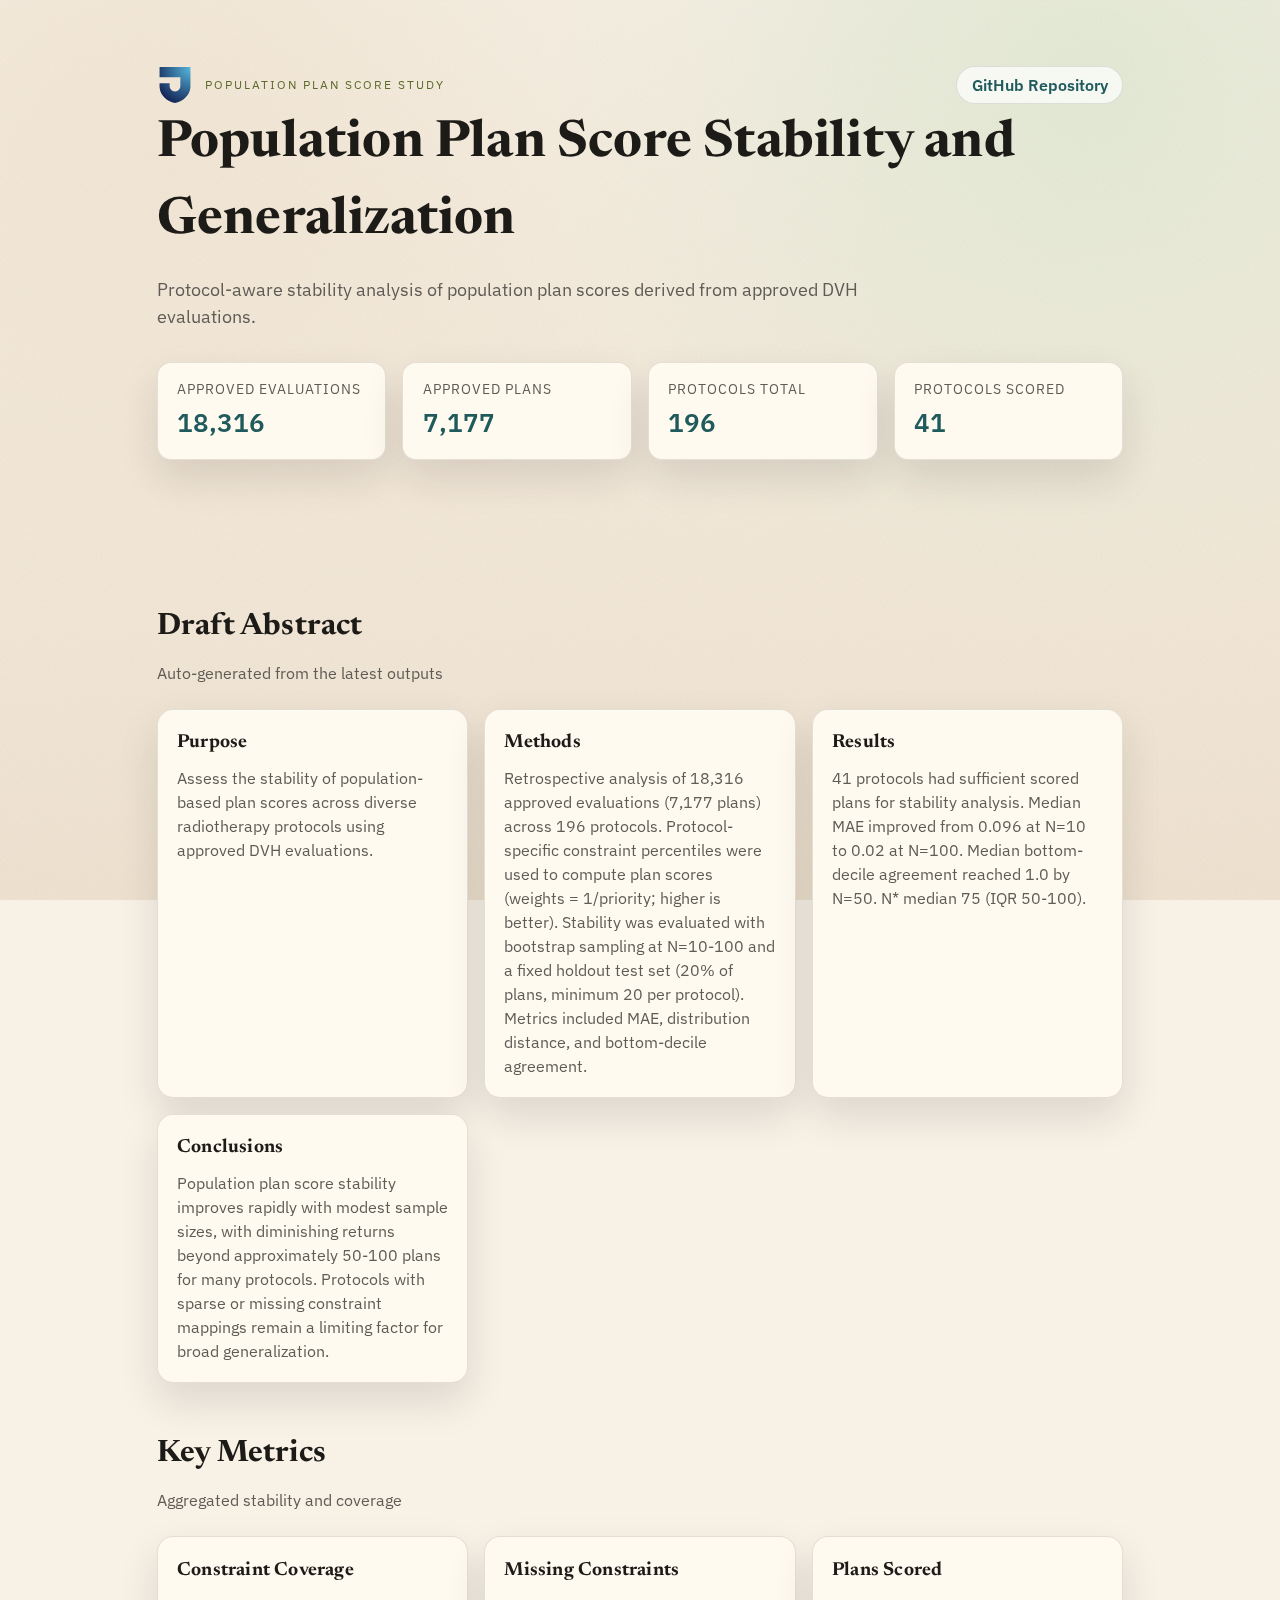
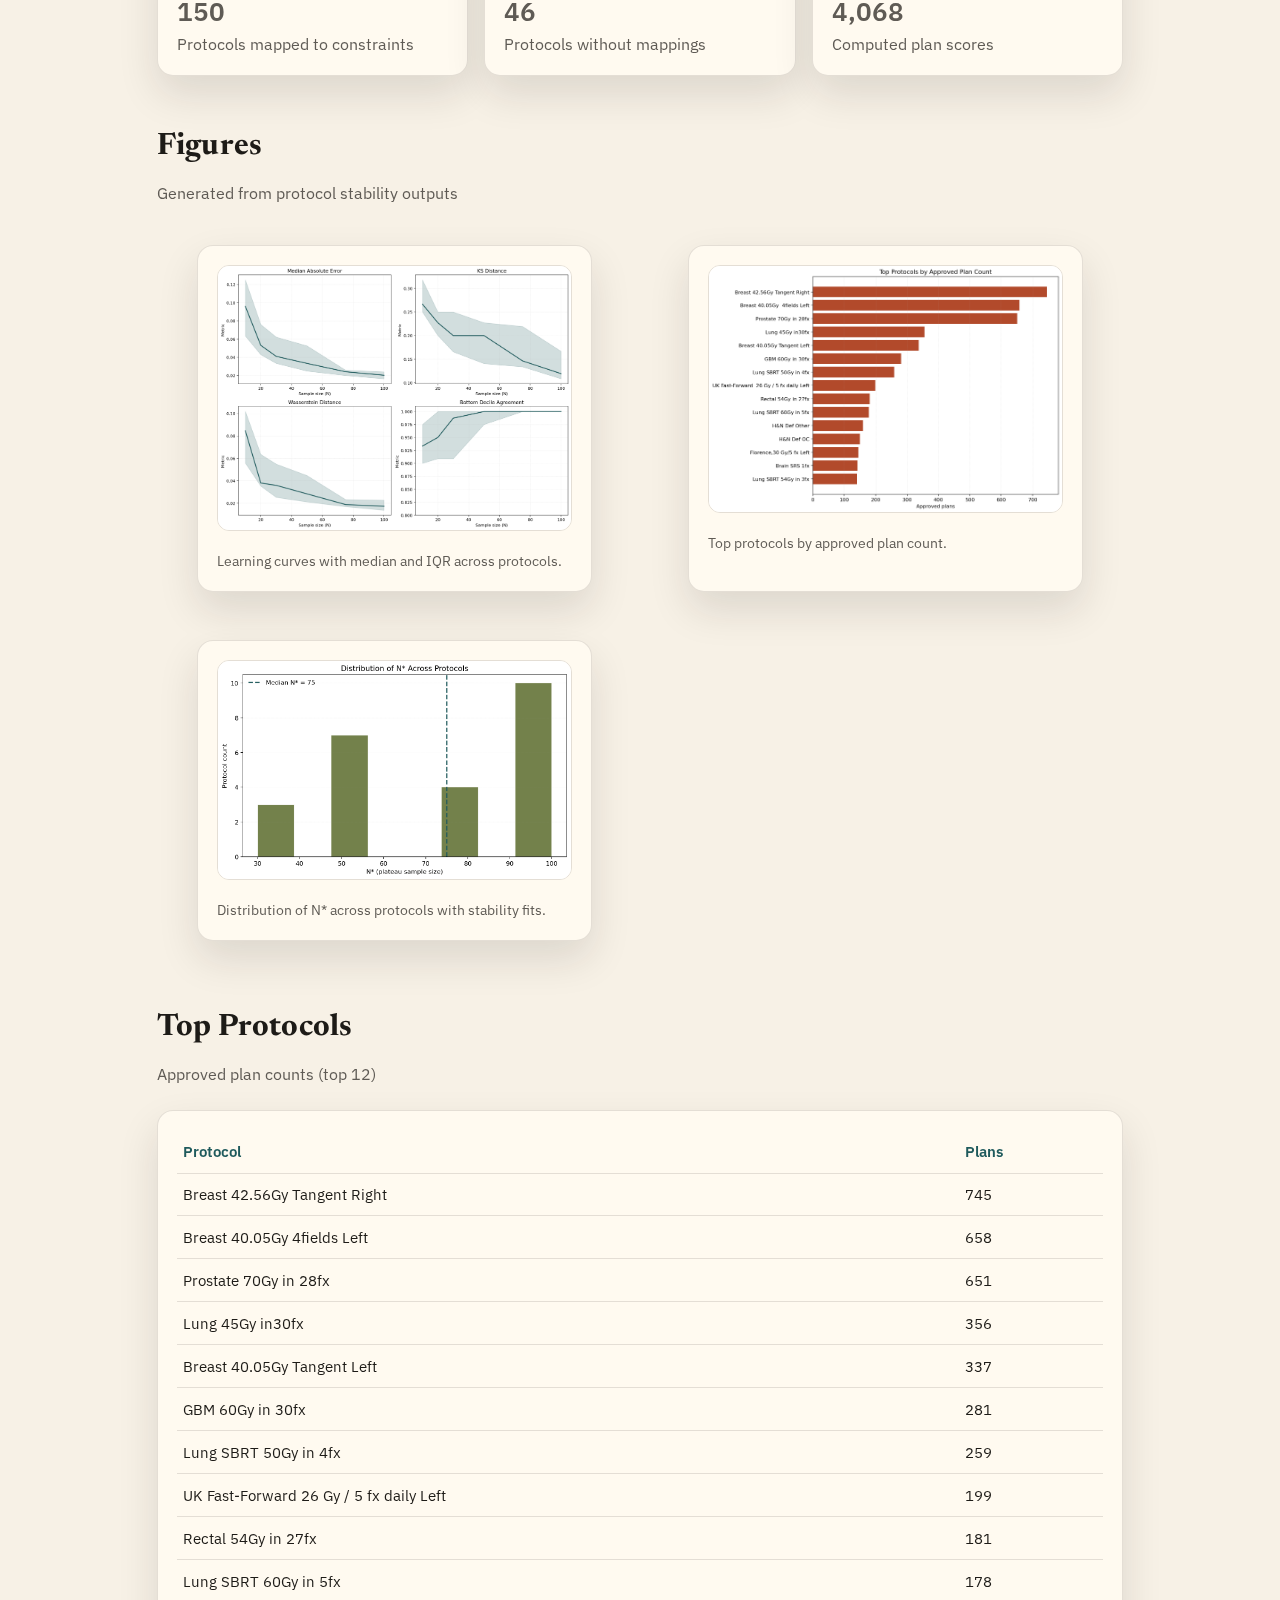
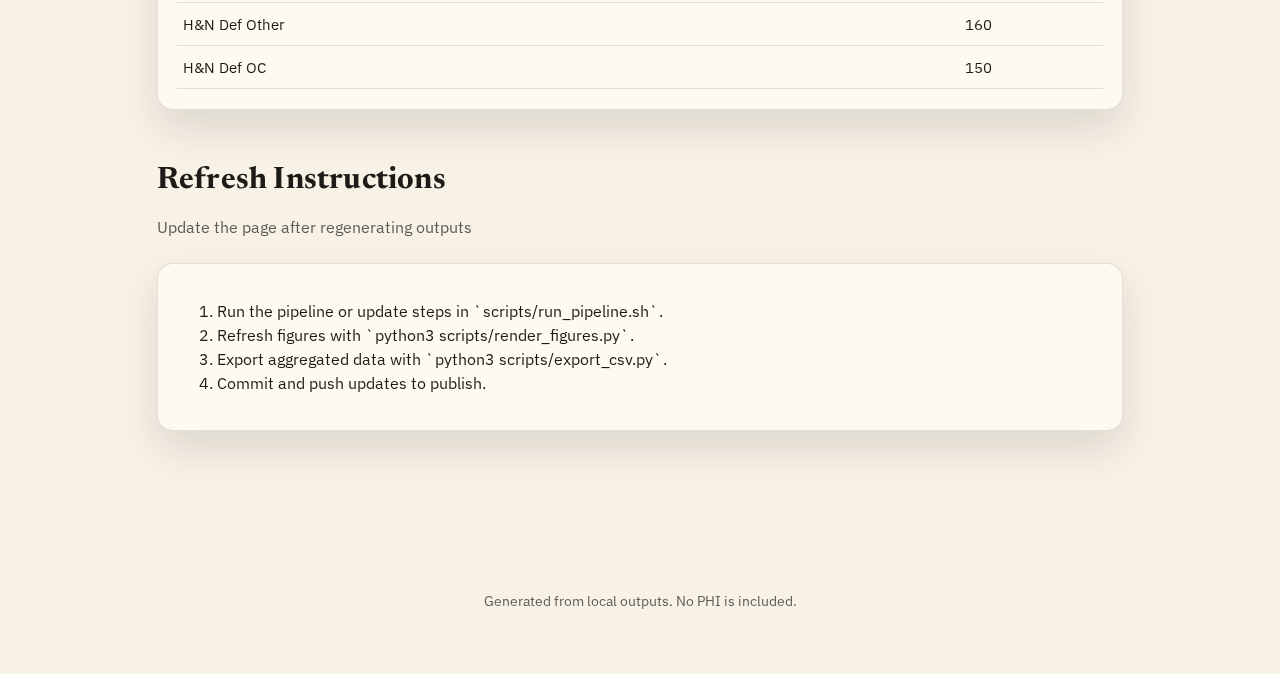
<file: docs/index.html>
<!DOCTYPE html>
<html lang="en">
  <head>
    <meta charset="utf-8" />
    <meta name="viewport" content="width=device-width, initial-scale=1" />
    <title>Population Plan Score Evaluation</title>
    <link rel="stylesheet" href="site.css" />
    <link rel="preconnect" href="https://fonts.googleapis.com" />
    <link rel="preconnect" href="https://fonts.gstatic.com" crossorigin />
    <link
      href="https://fonts.googleapis.com/css2?family=Newsreader:wght@400;600;700&family=IBM+Plex+Sans:wght@300;400;600&display=swap"
      rel="stylesheet"
    />
  </head>
  <body>
    <div class="background-gradient"></div>
    <div class="noise-layer"></div>

    <header class="hero">
      <div class="container">
        <div class="logo-row">
          <div class="logo-left">
            <img
              class="logo-mark"
              src="assets/jefferson-university-2.svg"
              alt="Jefferson University logo"
            />
            <p class="eyebrow">Population Plan Score Study</p>
          </div>
          <a
            class="github-link"
            href="https://github.com/davidthomas411/population-plan-score-evaluation"
            target="_blank"
            rel="noopener"
          >
            GitHub Repository
          </a>
        </div>
        <h1>Population Plan Score Stability and Generalization</h1>
        <p class="subtitle">
          Protocol-aware stability analysis of population plan scores derived from approved DVH evaluations.
        </p>
        <div class="stat-grid">
          <div class="stat-card">
            <p class="stat-label">Approved Evaluations</p>
            <p class="stat-value" data-stat="approved_evaluations">--</p>
          </div>
          <div class="stat-card">
            <p class="stat-label">Approved Plans</p>
            <p class="stat-value" data-stat="approved_plans">--</p>
          </div>
          <div class="stat-card">
            <p class="stat-label">Protocols Total</p>
            <p class="stat-value" data-stat="protocols_total">--</p>
          </div>
          <div class="stat-card">
            <p class="stat-label">Protocols Scored</p>
            <p class="stat-value" data-stat="protocols_scored">--</p>
          </div>
        </div>
      </div>
    </header>

    <main class="container">
      <section class="section">
        <div class="section-title">
          <h2>Draft Abstract</h2>
          <p class="section-subtitle">Auto-generated from the latest outputs</p>
        </div>
        <div class="abstract-grid">
          <div class="card">
            <h3>Purpose</h3>
            <p data-abstract="purpose">--</p>
          </div>
          <div class="card">
            <h3>Methods</h3>
            <p data-abstract="methods">--</p>
          </div>
          <div class="card">
            <h3>Results</h3>
            <p data-abstract="results">--</p>
          </div>
          <div class="card">
            <h3>Conclusions</h3>
            <p data-abstract="conclusions">--</p>
          </div>
        </div>
      </section>

      <section class="section">
        <div class="section-title">
          <h2>Key Metrics</h2>
          <p class="section-subtitle">Aggregated stability and coverage</p>
        </div>
        <div class="summary-grid">
          <div class="card">
            <h3>Constraint Coverage</h3>
            <p class="stat-value" data-stat="protocols_with_constraints">--</p>
            <p class="section-subtitle">Protocols mapped to constraints</p>
          </div>
          <div class="card">
            <h3>Missing Constraints</h3>
            <p class="stat-value" data-stat="protocols_missing_constraints">--</p>
            <p class="section-subtitle">Protocols without mappings</p>
          </div>
          <div class="card">
            <h3>Plans Scored</h3>
            <p class="stat-value" data-stat="plans_scored">--</p>
            <p class="section-subtitle">Computed plan scores</p>
          </div>
        </div>
      </section>

      <section class="section">
        <div class="section-title">
          <h2>Figures</h2>
          <p class="section-subtitle">Generated from protocol stability outputs</p>
        </div>
        <div class="figure-grid">
          <figure class="card figure-card">
            <a
              class="figure-link"
              href="figures/fig_learning_curves.png"
              target="_blank"
              rel="noopener"
              aria-label="Open learning curves figure"
            >
              <img src="figures/fig_learning_curves.png" alt="Learning curves" />
            </a>
            <figcaption>Learning curves with median and IQR across protocols.</figcaption>
          </figure>
          <figure class="card figure-card">
            <a
              class="figure-link"
              href="figures/fig_top_protocols.png"
              target="_blank"
              rel="noopener"
              aria-label="Open top protocols figure"
            >
              <img src="figures/fig_top_protocols.png" alt="Top protocols" />
            </a>
            <figcaption>Top protocols by approved plan count.</figcaption>
          </figure>
          <figure class="card figure-card">
            <a
              class="figure-link"
              href="figures/fig_nstar_distribution.png"
              target="_blank"
              rel="noopener"
              aria-label="Open N star distribution figure"
            >
              <img src="figures/fig_nstar_distribution.png" alt="N* distribution" />
            </a>
            <figcaption>Distribution of N* across protocols with stability fits.</figcaption>
          </figure>
        </div>
      </section>

      <section class="section">
        <div class="section-title">
          <h2>Top Protocols</h2>
          <p class="section-subtitle">Approved plan counts (top 12)</p>
        </div>
        <div class="card">
          <table class="table">
            <thead>
              <tr>
                <th>Protocol</th>
                <th>Plans</th>
              </tr>
            </thead>
            <tbody id="top-protocols"></tbody>
          </table>
        </div>
      </section>

      <section class="section">
        <div class="section-title">
          <h2>Refresh Instructions</h2>
          <p class="section-subtitle">Update the page after regenerating outputs</p>
        </div>
        <div class="card">
          <ol>
            <li>Run the pipeline or update steps in `scripts/run_pipeline.sh`.</li>
            <li>Refresh figures with `python3 scripts/render_figures.py`.</li>
            <li>Export aggregated data with `python3 scripts/export_csv.py`.</li>
            <li>Commit and push updates to publish.</li>
          </ol>
        </div>
      </section>
    </main>

    <footer class="footer">
      <p>Generated from local outputs. No PHI is included.</p>
    </footer>

    <script>
      async function loadSummary() {
        const response = await fetch("data/project_summary.json");
        const data = await response.json();

        const stats = data.stats || {};
        document.querySelectorAll("[data-stat]").forEach((el) => {
          const key = el.dataset.stat;
          if (key in stats) {
            el.textContent = Number(stats[key]).toLocaleString();
          }
        });

        const abstract = data.abstract || {};
        document.querySelectorAll("[data-abstract]").forEach((el) => {
          const key = el.dataset.abstract;
          if (key in abstract) {
            el.textContent = abstract[key];
          }
        });

        const tbody = document.getElementById("top-protocols");
        tbody.innerHTML = "";
        (data.top_protocols || []).forEach((row) => {
          const tr = document.createElement("tr");
          const tdName = document.createElement("td");
          const tdCount = document.createElement("td");
          tdName.textContent = row.protocol;
          tdCount.textContent = Number(row.plan_count).toLocaleString();
          tr.appendChild(tdName);
          tr.appendChild(tdCount);
          tbody.appendChild(tr);
        });
      }

      loadSummary().catch((err) => {
        console.error("Failed to load project summary", err);
      });
    </script>
  </body>
</html>
</file>
<file: docs/site.css>
:root {
  --ink: #1d1b17;
  --muted: #5f5b55;
  --accent: #1f5a5c;
  --accent-warm: #b24a2b;
  --accent-olive: #5b6b2b;
  --paper: #f7f1e6;
  --paper-strong: #efe2d0;
  --card: #fffaf0;
  --border: rgba(29, 27, 23, 0.12);
  --shadow: 0 18px 40px rgba(29, 27, 23, 0.12);
}

* {
  box-sizing: border-box;
}

body {
  margin: 0;
  font-family: "IBM Plex Sans", "Helvetica Neue", sans-serif;
  color: var(--ink);
  background: var(--paper);
  line-height: 1.5;
}

.background-gradient {
  position: fixed;
  inset: 0;
  background: radial-gradient(circle at 12% 18%, #f2e6d5 0%, transparent 45%),
    radial-gradient(circle at 85% 10%, #e3e9d5 0%, transparent 40%),
    linear-gradient(180deg, #f7f1e6 0%, #efe2d0 100%);
  z-index: -2;
}

.noise-layer {
  position: fixed;
  inset: 0;
  background-image: url("data:image/svg+xml,%3Csvg width='200' height='200' xmlns='http://www.w3.org/2000/svg'%3E%3Cfilter id='n'%3E%3CfeTurbulence type='fractalNoise' baseFrequency='0.8' numOctaves='2'/%3E%3C/filter%3E%3Crect width='200' height='200' filter='url(%23n)' opacity='0.08'/%3E%3C/svg%3E");
  mix-blend-mode: multiply;
  z-index: -1;
}

h1,
h2,
h3 {
  font-family: "Newsreader", "Times New Roman", serif;
  margin: 0 0 0.5rem;
  letter-spacing: 0.2px;
}

h1 {
  font-size: clamp(2.2rem, 4vw, 3.4rem);
}

h2 {
  font-size: clamp(1.6rem, 2.4vw, 2.1rem);
}

h3 {
  font-size: 1.2rem;
}

.container {
  max-width: 1120px;
  margin: 0 auto;
  padding: 0 6vw 4rem;
}

.hero {
  padding: 4rem 6vw 2rem;
}

.eyebrow {
  text-transform: uppercase;
  letter-spacing: 2px;
  font-size: 0.75rem;
  color: var(--accent-olive);
  margin-bottom: 0.75rem;
}

.logo-row {
  display: flex;
  align-items: center;
  justify-content: space-between;
  gap: 1.5rem;
}

.logo-left {
  display: flex;
  align-items: center;
  gap: 0.75rem;
}

.logo-mark {
  width: 36px;
  height: 36px;
  display: block;
  object-fit: contain;
}

.github-link {
  text-decoration: none;
  color: var(--accent);
  font-weight: 600;
  padding: 0.4rem 0.9rem;
  border-radius: 999px;
  border: 1px solid var(--border);
  background: rgba(255, 255, 255, 0.7);
}

.github-link:hover {
  background: #fff;
}

.subtitle {
  font-size: 1.1rem;
  color: var(--muted);
  max-width: 720px;
}

.stat-grid {
  display: grid;
  grid-template-columns: repeat(auto-fit, minmax(180px, 1fr));
  gap: 1rem;
  margin-top: 2rem;
}

.stat-card {
  background: var(--card);
  border: 1px solid var(--border);
  padding: 1rem 1.2rem;
  border-radius: 14px;
  box-shadow: var(--shadow);
}

.stat-label {
  margin: 0;
  font-size: 0.85rem;
  color: var(--muted);
  text-transform: uppercase;
  letter-spacing: 1px;
}

.stat-value {
  margin: 0.3rem 0 0;
  font-size: 1.6rem;
  color: var(--accent);
  font-weight: 600;
}

.section {
  margin: 3rem 0;
}

.section-title {
  display: flex;
  flex-direction: column;
  gap: 0.2rem;
  margin-bottom: 1.5rem;
}

.section-subtitle {
  margin: 0;
  color: var(--muted);
}

.abstract-grid,
.figure-grid,
.summary-grid,
.data-grid {
  display: grid;
  grid-template-columns: repeat(auto-fit, minmax(240px, 1fr));
  gap: 1rem;
}

.figure-grid {
  grid-template-columns: repeat(auto-fit, minmax(320px, 1fr));
}

.card {
  background: var(--card);
  border-radius: 16px;
  border: 1px solid var(--border);
  padding: 1.2rem;
  box-shadow: var(--shadow);
}

.card p {
  margin: 0;
  color: var(--muted);
}

.figure-card img {
  width: 100%;
  border-radius: 12px;
  border: 1px solid var(--border);
}

.figure-link {
  display: block;
  border-radius: 12px;
  transition: transform 0.2s ease, box-shadow 0.2s ease;
}

.figure-link:hover {
  transform: translateY(-2px) scale(1.01);
  box-shadow: 0 12px 24px rgba(29, 27, 23, 0.16);
}

.figure-card figcaption {
  margin-top: 0.8rem;
  color: var(--muted);
  font-size: 0.9rem;
}

.table {
  width: 100%;
  border-collapse: collapse;
  font-size: 0.95rem;
}

.table th,
.table td {
  padding: 0.6rem 0.4rem;
  border-bottom: 1px solid var(--border);
  text-align: left;
}

.table th {
  font-weight: 600;
  color: var(--accent);
}

.footer {
  text-align: center;
  padding: 2rem 0 3rem;
  color: var(--muted);
  font-size: 0.9rem;
}

@media (max-width: 720px) {
  .hero {
    padding: 3rem 6vw 1.5rem;
  }

  .logo-row {
    flex-direction: column;
    align-items: flex-start;
  }
}
</file>
